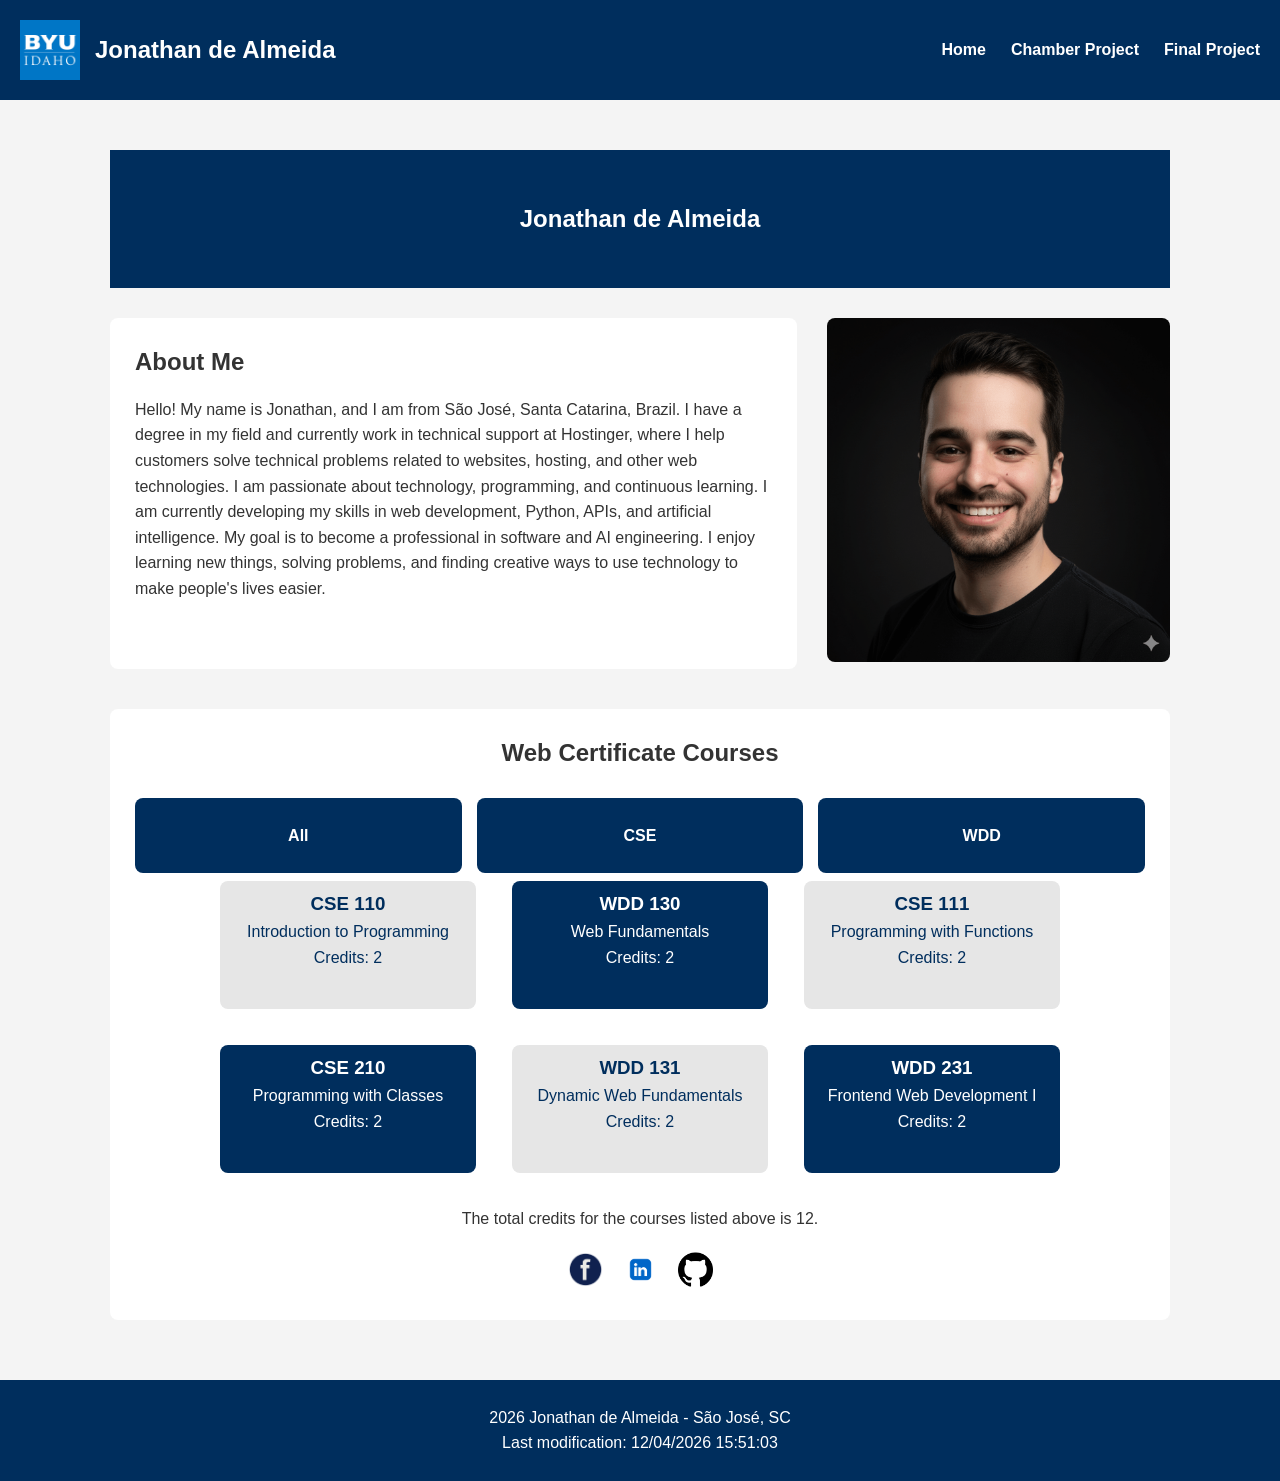
<file: index.html>
<!DOCTYPE html>
<html lang="en">
<head>
    <meta charset="UTF-8">
    <meta name="viewport" content="width=device-width, initial-scale=1.0">
    <meta name="description" content="Student web development portfolio.">
    <link rel="icon" href="favicon.ico">
    <link rel="stylesheet" href="styles/style.css">
    <script type="module" src="scripts/script.js"></script>
    <meta property="og:title" content="Student web development portfolio">
    <meta property="og:description" content="The website shows a portfolio about the student Jonathan de Almeida">
    <meta property="og:url" content="https://jonathanhost.github.io/WDD231/">
    <meta property="og:locale" content="en_US">
    <meta property="og:image" content="https://jonathanhost.github.io/WDD231/images/jonathan-profile.png">
    <meta property="og:type" content="website">
    <meta property="og:site_name" content="Jonathan Website">
    <title>Jonathan de Almeida</title>
</head>

<body>

   <header>
    <div>
        <img src="images/byui-blue-logo.png" alt="Logo">
        <h1>Jonathan de Almeida</h1>
    </div>

    <button id="menuButton" class="hamburger" aria-label="Open navigation menu" aria-expanded="false">
        ☰
    </button>

    <nav id="navigation">
        <ul>
            <li><a href="index.html">Home</a></li>
            <li><a href="chamber.html">Chamber Project</a></li>
            <li><a href="final.html">Final Project</a></li>
        </ul>
    </nav>
</header>

    <main>

        <section id="hero">
            <h2>Jonathan de Almeida</h2>
        </section>

        <section id="content">

            <div id="about-me">
                <h2>About Me</h2>

                <p>  Hello! My name is Jonathan, and I am from São José, Santa Catarina, Brazil. I have a degree in my field and currently work in technical support at Hostinger, where I help customers solve technical problems related to websites, hosting, and other web technologies.

                    I am passionate about technology, programming, and continuous learning. I am currently developing my skills in web development, Python, APIs, and artificial intelligence. My goal is to become a professional in software and AI engineering.

                    I enjoy learning new things, solving problems, and finding creative ways to use technology to make people's lives easier.
                </p>
            </div>

            <div id="student-photo">
                <img src="./images/jonathan-profile.png" alt="Student profile photo">
            </div>

        </section>

        <section id="courses">

            <h2>Web Certificate Courses</h2>

            <div id="cards">

                <article class="card" id="card-all">
                    <span>All</span>
                </article>

                <article class="card" id="card-cse">
                    <span>CSE</span>
                </article>

                <article class="card" id="card-wdd">
                    <span>WDD</span>
                </article>

            </div>
            <div class="courses-list"></div>

            <div id="course-summary">

                <p>
                    The total credits for the courses listed above is <span id="credits">0</span>.
                </p>

                <div class="social-links">
                    <a href="https://facebook.com/jonathan.vdm" target="_blank" aria-label="Facebook">
                        <img src="images/facebook-logo.png" alt="Facebook">
                    </a>

                    <a href="https://www.linkedin.com/in/jonathan2018" target="_blank" aria-label="LinkedIn">
                        <img src="images/linkedin-logo.webp" alt="LinkedIn">
                    </a>

                    <a href="https://github.com/jonathanhost" target="_blank" aria-label="GitHub">
                        <img src="images/github-logo.png" alt="GitHub">
                    </a>
                </div>

            </div>

        </section>

    </main>

    <footer>
    <p>2026 Jonathan de Almeida - São José, SC</p>

    <p>Last modification: <span id="lastModified"></span></p>
</footer>

</body>
</html>
</file>
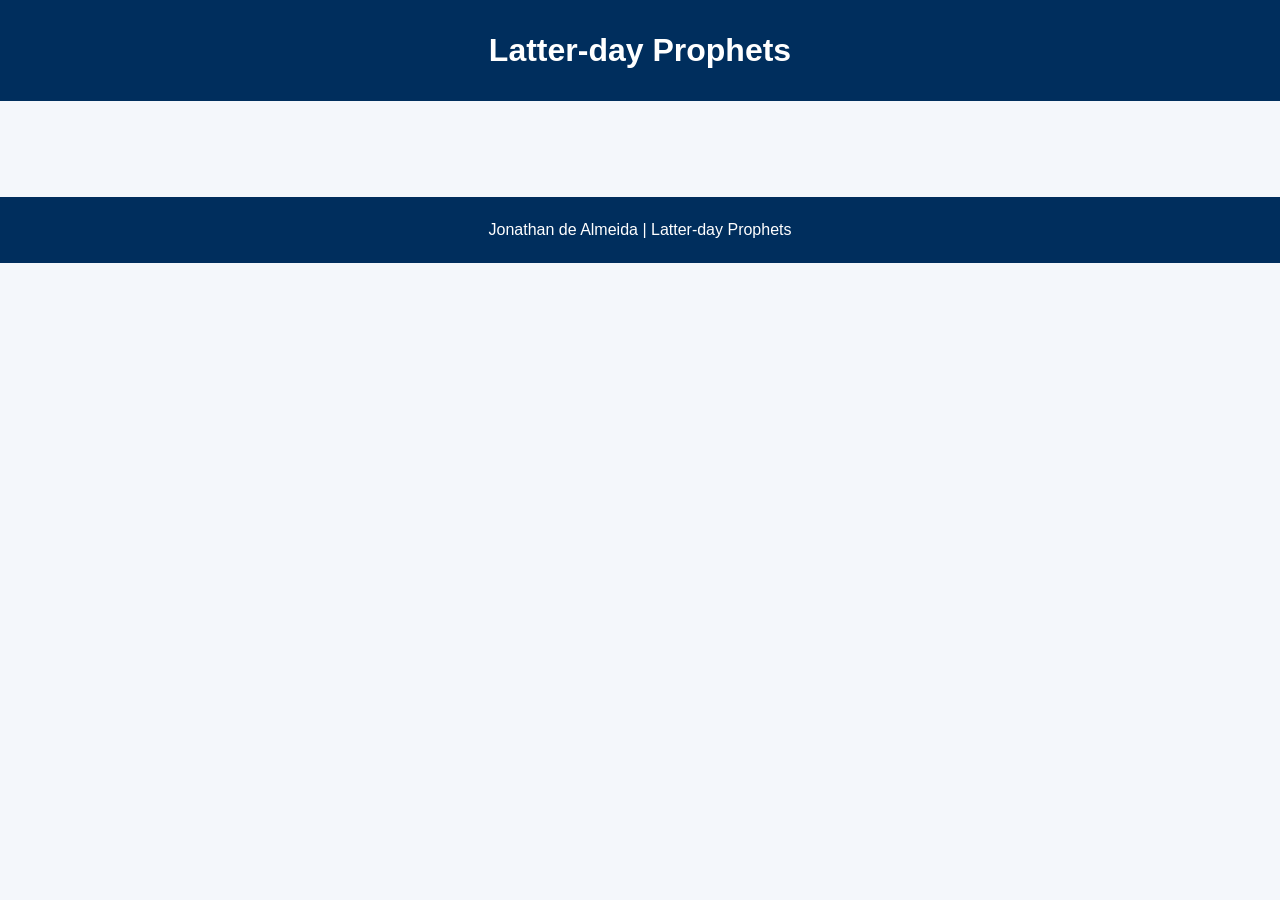
<file: prophets.html>
<!DOCTYPE html>
<html lang="en">
<head>
    <meta charset="UTF-8">
    <meta name="viewport" content="width=device-width, initial-scale=1.0">
    <script type="module" src="prophets.js"></script>
    <link rel="stylesheet" href="style.css">
    <title>Document</title>
</head>
<body>
    <header>
  <h1>Latter-day Prophets</h1>
</header>
<main>
  <div id="cards"></div>
</main>
<footer>
  Jonathan de Almeida | Latter-day Prophets
</footer>
</body>
</html>
</file>
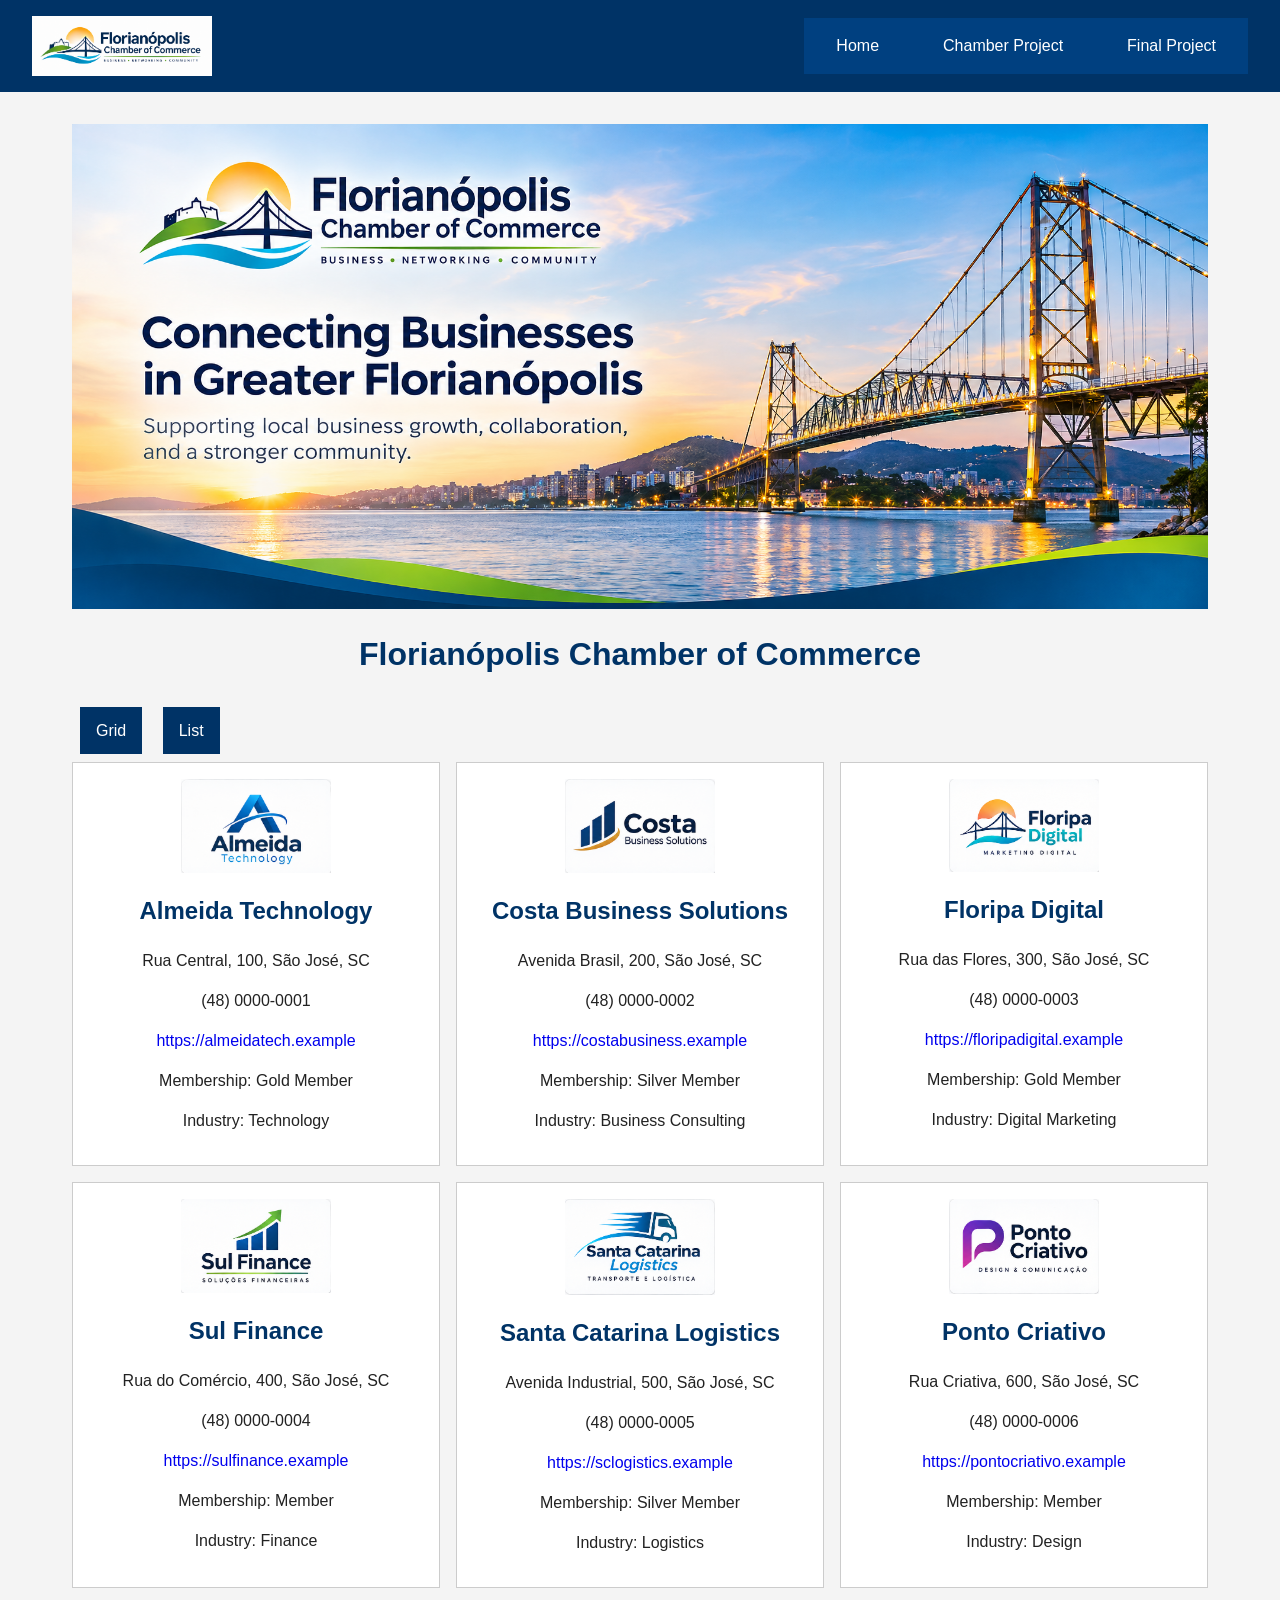
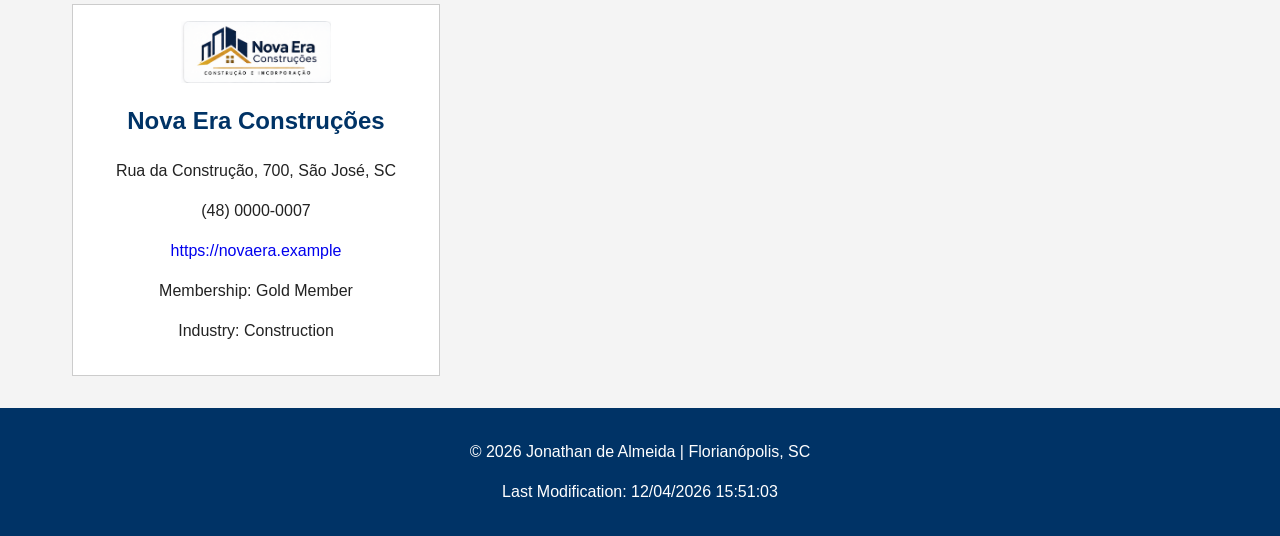
<file: chamber/directory.html>
<!DOCTYPE html>
<html lang="en">
<head>
    <meta charset="UTF-8">
    <meta name="viewport" content="width=device-width, initial-scale=1.0">
    <meta name="description" content="Florianópolis's Chamber of Commerce Website">
    <meta name="author" content="Jonathan de Almeida">
    <link rel="stylesheet" href="./styles/normalize.css">
    <link rel="stylesheet" href="./styles/small.css">
    <link rel="stylesheet" href="./styles/larger.css">
    <script src="./scripts/directory.js" defer></script>
    <meta property="og:title" content="Florianópolis Chamber of Commerce">
    <meta property="og:description" content="Discover local businesses and services in Florianópolis, Santa Catarina.">
    <meta property="og:type" content="website">
    <meta property="og:url" content="https://jonathanhost.github.io/WDD231/chamber/directory.html">
    <meta property="og:image" content="https://jonathanhost.github.io/WDD231/chamber/images/florianopolis-chamber-logo>
    <link rel="icon" href="./images/favicon.ico">

    <title>Florianópolis Chamber of Commerce</title>
</head>
<body>
  <header>
   <div class="header-logo">
    <a href="directory.html">
        <img src="./images/florianopolis-chamber-logo.png"
             alt="São José Chamber of Commerce">
    </a>
</div>

    <button id="menuButton" class="hamburger" aria-label="Open navigation menu" aria-expanded="false">
        ☰
    </button>

    <nav id="navigation">
        <ul>
            <li><a href="../index.html">Home</a></li>
            <li><a href="directory.html">Chamber Project</a></li>
            <li><a href="../final.html">Final Project</a></li>
        </ul>
    </nav>
</header> 
<main>
    <section class="hero">
    <img src="./images/banner-chamber.png"
         alt="Florianópolis, Santa Catarina, e sua comunidade empresarial">
</section>
    <h1>Florianópolis Chamber of Commerce</h1>
    <button id="grid-button">Grid</button>
    <button id="list-button">List</button>
    <div id="members"></div>


</main>  

<footer>
    <p>
    &copy; <span id="currentYear"></span> Jonathan de Almeida | Florianópolis, SC
</p>

<p>
    Last Modification: <span id="lastModified"></span>
</p>
</footer>

</body>
</file>
<file: styles/style.css>
/* GENERAL SETTINGS */
* {
    margin: 0;
    padding: 0;
    box-sizing: border-box;
}

body {
    font-family: Arial, sans-serif;
    background-color: #f4f4f4;
    color: #333;
    line-height: 1.6;
}
/* HAMBURGER BUTTON */

.hamburger {
    display: none;
    background: none;
    border: none;
    color: white;
    font-size: 30px;
    cursor: pointer;
}

/* MOBILE MENU */

@media screen and (max-width: 768px) {

    header {
        position: relative;
    }

    .hamburger {
        display: block;
    }

    nav {
        display: none;
        width: 100%;
    }

    nav.open {
        display: block;
    }

    nav ul {
        flex-direction: column;
        text-align: center;
        padding: 15px;
    }

    header {
        flex-wrap: wrap;
    }
}
/* HEADER */
header {
    background-color: #002E5D;
    color: white;
    padding: 20px;
    display: flex;
    justify-content: space-between;
    align-items: center;
}

header div {
    display: flex;
    align-items: center;
    gap: 15px;
}

header img {
    width: 60px;
}

header h1 {
    font-size: 24px;
}

/* NAVIGATION */
nav ul {
    list-style: none;
    display: flex;
    gap: 25px;
}

nav a {
    color: white;
    text-decoration: none;
    font-weight: bold;
}

nav a:hover {
    color: #f1c40f;
}

/* MAIN */
main {
    max-width: 1100px;
    margin: 30px auto;
    padding: 20px;
}

/* HERO */
#hero {
    background-color: #002E5D;
    color: white;
    padding: 50px;
    text-align: center;
    margin-bottom: 30px;
}

/* ABOUT SECTION */
#content {
    display: grid;
    grid-template-columns: 2fr 1fr;
    gap: 30px;
    margin-bottom: 40px;
}

#about-me {
    background-color: white;
    padding: 25px;
    border-radius: 8px;
}

#about-me h2 {
    margin-bottom: 15px;
}

#student-photo img {
    width: 100%;
    border-radius: 8px;
}

/* COURSES */
#courses {
    background-color: white;
    padding: 25px;
    border-radius: 8px;
}

#courses h2 {
    text-align: center;
    margin-bottom: 25px;
}

/* COURSE CARDS */
#cards {
    display: grid;
    grid-template-columns: repeat(3, 1fr);
    gap: 15px;
}

.card {
    background-color: #002E5D;
    color: white;
    padding: 25px;
    text-align: center;
    border-radius: 8px;
    display: flex;
    flex-direction: column;
    gap: 10px;
    font-weight: bold;
}

.card:hover {
    background-color: #002E5D;
}

/* COURSE SUMMARY */
#course-summary {
    text-align: center;
    margin-top: 25px;
}

.social-links {
    display: flex;
    justify-content: center;
    gap: 20px;
    margin-top: 20px;
}

.social-links img {
    width: 35px;
}

/* FOOTER */
footer {
    background-color: #002E5D;
    color: white;
    text-align: center;
    padding: 25px;
    margin-top: 40px;
}

/* RESPONSIVE DESIGN */
@media screen and (max-width: 768px) {

    header {
        flex-direction: column;
        gap: 20px;
    }

    nav ul {
        flex-direction: column;
        text-align: center;
        gap: 10px;
    }

    #content {
        grid-template-columns: 1fr;
    }

    #cards {
        grid-template-columns: 1fr;
    }

}

.courses-list {
    display: flex;
    flex-wrap: wrap;
    align-items: center;
    justify-content: center;
    gap: 20px;
}
.course{
    background-color: #e6e6e6;
    color: #002E5D;
    border-radius: 0.5em;
    text-align: center;
    padding: 0.5em;
    margin: 0.5em;
    width: 16em;
    height: 8em;
}
.completed{
     background-color:#002E5D;
     color: #ffffff;
}
</file>
<file: style.css>
* {
    margin: 0;
    padding: 0;
    box-sizing: border-box;
}

body {
    font-family: Arial, sans-serif;
    background-color: #f4f7fb;
    color: #333;
}

header {
    background-color: #002e5d;
    color: white;
    text-align: center;
    padding: 2rem;
}

header h1 {
    font-size: 2rem;
}

main {
    max-width: 1200px;
    margin: 0 auto;
    padding: 2rem 1rem;
}

#cards {
    display: grid;
    grid-template-columns: repeat(auto-fit, minmax(250px, 1fr));
    gap: 1.5rem;
}

#cards section {
    background-color: white;
    border-radius: 10px;
    overflow: hidden;
    box-shadow: 0 4px 8px rgba(0, 0, 0, 0.1);
    text-align: center;
    transition: transform 0.3s ease;
}

#cards section:hover {
    transform: translateY(-5px);
}

#cards h2 {
    color: #002e5d;
    font-size: 1.2rem;
    padding: 1rem;
}

#cards img {
    width: 100%;
    height: 320px;
    object-fit: cover;
    display: block;
}

footer {
    background-color: #002e5d;
    color: white;
    text-align: center;
    padding: 1.5rem;
    margin-top: 2rem;
}

@media screen and (max-width: 600px) {
    #cards {
        grid-template-columns: 1fr;
    }

    #cards img {
        height: 350px;
    }
}
</file>
<file: chamber/styles/small.css>
/* Small screens - base styles */

body {
    font-family: Arial, Helvetica, sans-serif;
    color: #222;
    background-color: #f4f4f4;
}

header {
    display: flex;
    align-items: center;
    justify-content: space-between;
    padding: 1rem;
    background-color: #003366;
    color: white;
}

header img {
    width: 50px;
    margin-right: 10px;
}

header span {
    font-size: 1.2rem;
    font-weight: bold;
}

nav {
    display: none;
    background-color: #004080;
}

nav.show {
    display: block;
}

nav a {
    display: block;
    padding: 1rem;
    color: white;
    text-align: center;
}

nav a:hover {
    background-color: #0059b3;
}

.hamburger {
    font-size: 1.5rem;
    background: none;
    border: none;
    color: white;
}

main {
    max-width: 1200px;
    margin: 0 auto;
    padding: 1rem;
}

h1 {
    text-align: center;
    color: #003366;
}

#grid-button,
#list-button {
    padding: 0.7rem 1rem;
    margin: 0.5rem;
    border: none;
    background-color: #003366;
    color: white;
}

#members {
    display: grid;
    grid-template-columns: 1fr;
    gap: 1rem;
}

.member-card {
    background-color: white;
    border: 1px solid #ccc;
    padding: 1rem;
    text-align: center;
}

.member-card img {
    width: 150px;
    margin: 0 auto 1rem;
}

.member-card h2 {
    color: #003366;
}

#members.list-view {
    display: flex;
    flex-direction: column;
}

.list-view .member-card {
    display: flex;
    align-items: center;
    gap: 1rem;
    text-align: left;
}

.list-view .member-card img {
    width: 100px;
    margin: 0;
}

footer {
    background-color: #003366;
    color: white;
    text-align: center;
    padding: 1rem;
}
.header-logo img {
    width: 180px;
    height: auto;
}
.hero img {
    width: 100%;
    height: auto;
    display: block;
}
</file>
<file: chamber/styles/larger.css>
/* Larger screens */

@media only screen and (min-width: 600px) {
    nav ul {
    display: flex;
    justify-content: center;
    align-items: center;
    list-style: none;
    margin: 0;
    padding: 0;
}

nav li {
    margin: 0;
}
    nav {
        display: flex;
        justify-content: center;
    }

    nav a {
        padding: 1rem 2rem;
    }

    .hamburger {
        display: none;
    }

    #members {
        grid-template-columns: repeat(2, 1fr);
    }
}

@media only screen and (min-width: 900px) {
    #members {
        grid-template-columns: repeat(3, 1fr);
    }

    header {
        padding: 1rem 2rem;
    }

    main {
        padding: 2rem;
    }
}
</file>
